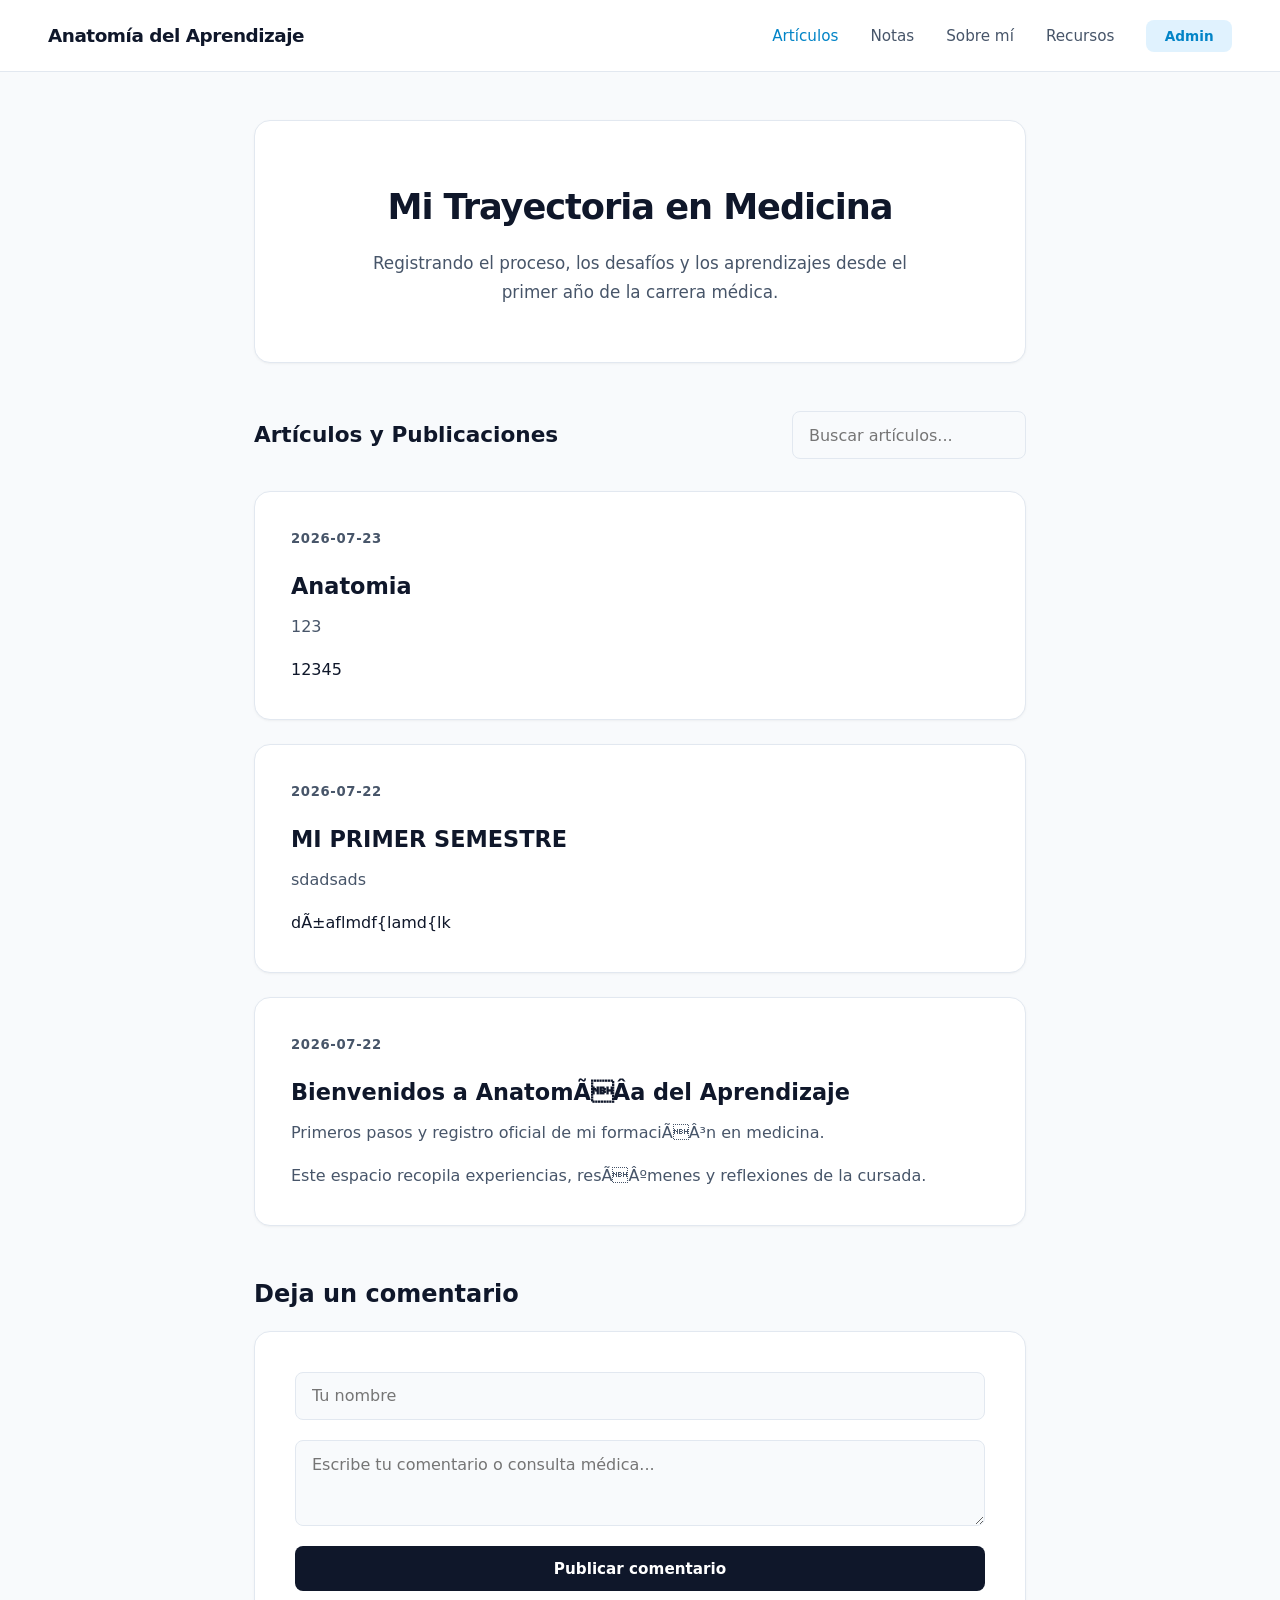
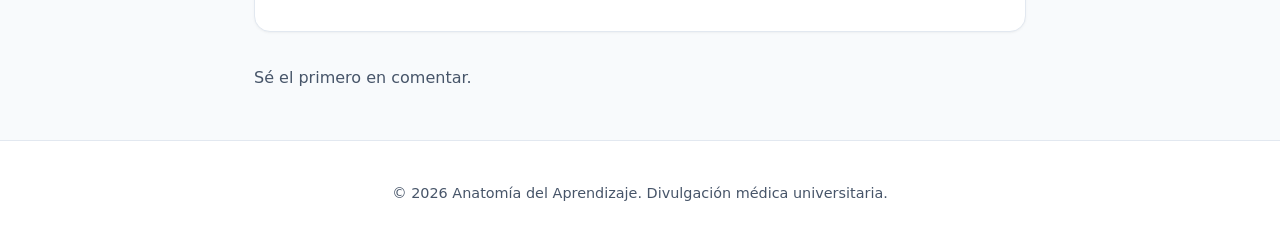
<file: index.html>
<!DOCTYPE html>
<html lang="es">
<head>
    <meta charset="UTF-8">
    <meta name="viewport" content="width=device-width, initial-scale=1.0">
    <title>Anatomía del Aprendizaje - Blog Médico</title>
    <link rel="stylesheet" href="style.css">
</head>
<body>
    <header>
        <a href="index.html" class="logo">Anatomía del Aprendizaje</a>
        <nav>
            <ul>
                <li><a href="index.html" class="active">Artículos</a></li>
                <li><a href="notas-margen.html">Notas</a></li>
                <li><a href="sobre-mi.html">Sobre mí</a></li>
                <li><a href="recursos.html">Recursos</a></li>
                <li><a href="admin.html" class="btn-admin">Admin</a></li>
            </ul>
        </nav>
    </header>

    <main>
        <section class="hero">
            <h2>Mi Trayectoria en Medicina</h2>
            <p>Registrando el proceso, los desafíos y los aprendizajes desde el primer año de la carrera médica.</p>
        </section>

        <section>
            <div class="section-header">
                <h2>Artículos y Publicaciones</h2>
                <div class="search-filters">
                    <input type="text" id="search-input" placeholder="Buscar artículos...">
                </div>
            </div>
            <div id="articles-container">
                <p style="color: var(--text-muted); text-align: center; padding: 2rem;">Cargando publicaciones...</p>
            </div>
        </section>

        <!-- Sección de Comentarios Públicos -->
        <section style="margin-top: 3rem;">
            <h2>Deja un comentario</h2>
            <form id="comment-form" style="margin-top: 1rem;">
                <input type="text" id="comment-name" placeholder="Tu nombre" required>
                <textarea id="comment-text" placeholder="Escribe tu comentario o consulta médica..." rows="3" required></textarea>
                <button type="submit" class="btn">Publicar comentario</button>
            </form>
            <div id="comments-list" style="margin-top: 2rem;"></div>
        </section>
    </main>

    <footer>
        <p>&copy; 2026 Anatomía del Aprendizaje. Divulgación médica universitaria.</p>
    </footer>

    <script>
        async function loadData() {
            const container = document.getElementById('articles-container');
            const jsonUrl = window.location.hostname.includes('github.io') ? '/Anatomia-del-Aprendizaje/articulos.json' : 'articulos.json';
            
            try {
                const response = await fetch(jsonUrl);
                const articles = response.ok ? await response.json() : [];
                
                container.innerHTML = '';
                if (!articles || articles.length === 0) {
                    container.innerHTML = '<p style="color: var(--text-muted); text-align: center; padding: 2rem;">No hay artículos publicados todavía.</p>';
                    return;
                }

                articles.forEach(art => {
                    const el = document.createElement('article');
                    el.className = 'card-article';
                    el.innerHTML = `
                        <span class="date">${art.date || 'Reciente'}</span>
                        <h3>${art.title || 'Sin título'}</h3>
                        <p>${art.summary || ''}</p>
                        <div style="margin-top: 1rem;">${art.content || ''}</div>
                    `;
                    container.appendChild(el);
                });
            } catch (err) {
                console.error(err);
                container.innerHTML = '<p style="color: #dc2626; text-align: center; padding: 2rem;">Error al cargar los contenidos.</p>';
            }
        }

        // Sistema local de comentarios públicos
        const commentForm = document.getElementById('comment-form');
        const commentsList = document.getElementById('comments-list');

        function renderComments() {
            const saved = JSON.parse(localStorage.getItem('public_comments') || '[]');
            commentsList.innerHTML = saved.length ? '' : '<p style="color: var(--text-muted);">Sé el primero en comentar.</p>';
            saved.forEach(c => {
                const div = document.createElement('div');
                div.className = 'card-article';
                div.style.padding = '1.25rem';
                div.innerHTML = `<strong>${c.name}</strong> <span style="font-size:0.8rem; color:var(--text-muted);">${c.date}</span><p style="margin-top:0.5rem;">${c.text}</p>`;
                commentsList.appendChild(div);
            });
        }

        commentForm.addEventListener('submit', (e) => {
            e.preventDefault();
            const newComment = {
                name: document.getElementById('comment-name').value,
                text: document.getElementById('comment-text').value,
                date: new Date().toLocaleDateString()
            };
            const saved = JSON.parse(localStorage.getItem('public_comments') || '[]');
            saved.unshift(newComment);
            localStorage.setItem('public_comments', JSON.stringify(saved));
            commentForm.reset();
            renderComments();
        });

        document.addEventListener('DOMContentLoaded', () => {
            loadData();
            renderComments();
        });
    </script>
</body>
</html>
</file>
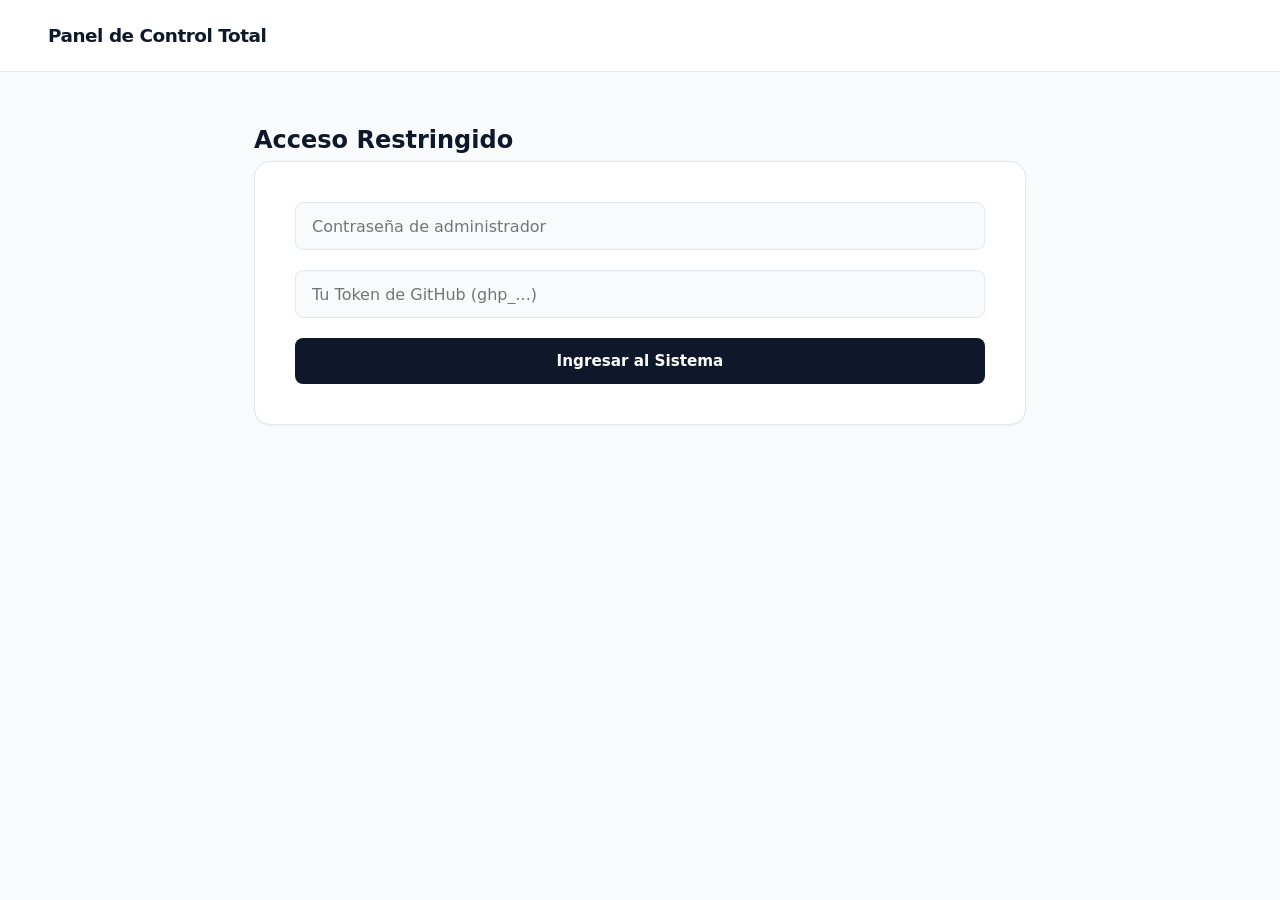
<file: admin.html>
<!DOCTYPE html>
<html lang="es">
<head>
    <meta charset="UTF-8">
    <meta name="viewport" content="width=device-width, initial-scale=1.0">
    <title>Panel de Control Total - Anatomía del Aprendizaje</title>
    <link rel="stylesheet" href="style.css">
    <style>
        .admin-nav { display: flex; gap: 10px; margin-bottom: 20px; flex-wrap: wrap; }
        .admin-tab { padding: 10px 15px; background: #e2e8f0; border: none; cursor: pointer; border-radius: 5px; font-weight: bold; }
        .admin-tab.active { background: #2563eb; color: #fff; }
        .panel-section { display: none; }
        .panel-section.active { display: block; }
        .manager-item { display: flex; justify-content: space-between; align-items: center; background: #f8fafc; padding: 12px; margin-bottom: 8px; border: 1px solid #e2e8f0; border-radius: 5px; }
        .btn-action { padding: 5px 10px; border: none; border-radius: 4px; cursor: pointer; font-size: 12px; }
        .btn-edit { background: #d97706; color: white; margin-right: 5px; }
        .btn-delete { background: #dc2626; color: white; }
    </style>
</head>
<body>
    <header class="admin-header">
        <h1>Panel de Control Total</h1>
        <button id="logout-btn" style="display:none;" class="btn-action btn-delete">Cerrar Sesión</button>
    </header>

    <main class="admin-container">
        <!-- Sección de Login -->
        <section id="login-section">
            <h2>Acceso Restringido</h2>
            <form id="login-form">
                <input type="password" id="admin-pass" placeholder="Contraseña de administrador" required>
                <input type="password" id="github-token" placeholder="Tu Token de GitHub (ghp_...)" required>
                <button type="submit" class="btn">Ingresar al Sistema</button>
            </form>
        </section>

        <!-- Panel de Administración -->
        <section id="dashboard-section" style="display:none;">
            <div class="admin-nav">
                <button class="admin-tab active" onclick="switchTab('articles')">Artículos</button>
                <button class="admin-tab" onclick="switchTab('notes')">Notas al Margen</button>
                <button class="admin-tab" onclick="switchTab('resources')">Recursos</button>
                <button class="admin-tab" onclick="switchTab('about')">Sobre Mí</button>
                <button class="admin-tab" onclick="switchTab('settings')">Diseño</button>
            </div>

            <!-- Tab 1: Artículos -->
            <div id="tab-articles" class="panel-section active">
                <h2 id="form-title-art">Publicar Nuevo Artículo</h2>
                <form id="article-form">
                    <input type="hidden" id="art-id">
                    <input type="text" id="art-title" placeholder="Título" required>
                    <textarea id="art-summary" placeholder="Resumen o bajada" required></textarea>
                    <textarea id="art-content" placeholder="Contenido completo (soporta HTML)" rows="5" required></textarea>
                    <button type="submit" class="btn" id="submit-art-btn">Guardar Artículo</button>
                    <button type="button" id="cancel-art-btn" style="display:none; background:#64748b; color:white;" class="btn" onclick="resetArtForm()">Cancelar</button>
                </form>
                <hr style="margin: 25px 0;">
                <h3>Artículos Publicados</h3>
                <div id="list-articles" style="margin-top: 15px;">Cargando...</div>
            </div>

            <!-- Tab 2: Notas al Margen -->
            <div id="tab-notes" class="panel-section">
                <h2 id="form-title-note">Crear Nueva Nota</h2>
                <form id="note-form">
                    <input type="hidden" id="note-id">
                    <input type="text" id="note-title" placeholder="Título de la Nota" required>
                    <textarea id="note-summary" placeholder="Resumen breve" required></textarea>
                    <textarea id="note-content" placeholder="Contenido completo" rows="5" required></textarea>
                    <button type="submit" class="btn" id="submit-note-btn">Guardar Nota</button>
                    <button type="button" id="cancel-note-btn" style="display:none; background:#64748b; color:white;" class="btn" onclick="resetNoteForm()">Cancelar</button>
                </form>
                <hr style="margin: 25px 0;">
                <h3>Notas Publicadas</h3>
                <div id="list-notes" style="margin-top: 15px;">Cargando...</div>
            </div>

            <!-- Tab 3: Recursos -->
            <div id="tab-resources" class="panel-section">
                <h2 id="form-title-res">Agregar Nuevo Recurso</h2>
                <form id="resource-form">
                    <input type="hidden" id="res-id">
                    <input type="text" id="res-title" placeholder="Nombre del recurso" required>
                    <textarea id="res-desc" placeholder="Descripción breve" required></textarea>
                    <input type="url" id="res-link" placeholder="Enlace web (https://...)" required style="width:100%; padding:10px; margin-bottom:15px;">
                    <button type="submit" class="btn" id="submit-res-btn">Guardar Recurso</button>
                    <button type="button" id="cancel-res-btn" style="display:none; background:#64748b; color:white;" class="btn" onclick="resetResForm()">Cancelar</button>
                </form>
                <hr style="margin: 25px 0;">
                <h3>Recursos Publicados</h3>
                <div id="list-resources" style="margin-top: 15px;">Cargando...</div>
            </div>

            <!-- Tab 4: Sobre Mí -->
            <div id="tab-about" class="panel-section">
                <h2>Editar Sección "Sobre Mí"</h2>
                <form id="about-form">
                    <input type="text" id="about-title" placeholder="Título principal" required style="width:100%; padding:10px; margin-bottom:15px;">
                    <textarea id="about-text" rows="8" placeholder="Escribe tu presentación..." required style="width:100%; padding:10px; margin-bottom:15px;"></textarea>
                    <button type="submit" class="btn">Guardar Cambios</button>
                </form>
            </div>

            <!-- Tab 5: Diseño -->
            <div id="tab-settings" class="panel-section">
                <h2>Personalizar Color Principal</h2>
                <input type="color" id="primary-color-picker" value="#2563eb" style="width:100px; height:40px; cursor:pointer; margin: 15px 0;">
                <br>
                <button type="button" class="btn" onclick="saveThemeColor()">Guardar Color</button>
            </div>
        </section>
    </main>

    <script>
        const CORRECT_PASS = "medicina2026";
        const REPO = "santigalindez3/Anatomia-del-Aprendizaje";
        let cacheArticles = [], cacheNotes = [], cacheResources = [];

        const loginSection = document.getElementById('login-section');
        const dashboardSection = document.getElementById('dashboard-section');
        const logoutBtn = document.getElementById('logout-btn');

        if (sessionStorage.getItem('auth') === 'true' && sessionStorage.getItem('gh_token')) {
            showDashboard();
        }

        document.getElementById('login-form').addEventListener('submit', (e) => {
            e.preventDefault();
            const pass = document.getElementById('admin-pass').value;
            const tokenInput = document.getElementById('github-token').value.trim();
            if (pass === CORRECT_PASS && tokenInput.startsWith('ghp_')) {
                sessionStorage.setItem('auth', 'true');
                sessionStorage.setItem('gh_token', tokenInput);
                showDashboard();
            } else {
                alert('Contraseña incorrecta o Token inválido');
            }
        });

        logoutBtn.addEventListener('click', () => { sessionStorage.clear(); location.reload(); });

        function showDashboard() {
            loginSection.style.display = 'none';
            dashboardSection.style.display = 'block';
            logoutBtn.style.display = 'block';
            loadAllData();
        }

        function switchTab(tab) {
            document.querySelectorAll('.admin-tab').forEach(t => t.classList.remove('active'));
            document.querySelectorAll('.panel-section').forEach(s => s.classList.remove('active'));
            const map = { articles: 0, notes: 1, resources: 2, about: 3, settings: 4 };
            document.querySelectorAll('.admin-tab')[map[tab]].classList.add('active');
            document.getElementById(`tab-${tab}`).classList.add('active');
        }

        async function fetchJSON(file, token) {
            try {
                const res = await fetch(`https://api.github.com/repos/${REPO}/contents/${file}`, {
                    headers: { 'Authorization': `Bearer ${token}`, 'Accept': 'application/vnd.github.v3+json' }
                });
                if (!res.ok) return [];
                const data = await res.json();
                return JSON.parse(atob(data.content));
            } catch(e) { return []; }
        }

        async function saveJSON(file, contentObj, message, token) {
            let sha = undefined;
            try {
                const res = await fetch(`https://api.github.com/repos/${REPO}/contents/${file}`, {
                    headers: { 'Authorization': `Bearer ${token}`, 'Accept': 'application/vnd.github.v3+json' }
                });
                if(res.ok) { const d = await res.json(); sha = d.sha; }
            } catch(e) {}

            const encoded = btoa(unescape(encodeURIComponent(JSON.stringify(contentObj, null, 2))));
            const body = { message, content: encoded };
            if(sha) body.sha = sha;

            const putRes = await fetch(`https://api.github.com/repos/${REPO}/contents/${file}`, {
                method: 'PUT',
                headers: { 'Authorization': `Bearer ${token}`, 'Accept': 'application/vnd.github.v3+json', 'Content-Type': 'application/json' },
                body: JSON.stringify(body)
            });
            if(!putRes.ok) throw new Error('Error al guardar en GitHub');
            return true;
        }

        async function loadAllData() {
            const token = sessionStorage.getItem('gh_token');
            cacheArticles = await fetchJSON('articulos.json', token);
            renderList('articles', cacheArticles);

            cacheNotes = await fetchJSON('notas.json', token);
            renderList('notes', cacheNotes);

            cacheResources = await fetchJSON('recursos.json', token);
            renderList('resources', cacheResources);

            const aboutData = await fetchJSON('sobre-mi.json', token);
            document.getElementById('about-title').value = aboutData.title || '';
            document.getElementById('about-text').value = aboutData.text || '';
        }

        function renderList(type, items) {
            const div = document.getElementById(`list-${type}`);
            if(!items || items.length === 0) { div.innerHTML = '<p>No hay elementos publicados.</p>'; return; }
            let html = '';
            items.forEach(item => {
                html += `<div class="manager-item">
                    <span><strong>${item.title}</strong> (${item.date || 'Fijo'})</span>
                    <div>
                        <button class="btn-action btn-edit" onclick="editItem('${type}', ${item.id})">Editar</button>
                        <button class="btn-action btn-delete" onclick="deleteItem('${type}', ${item.id})">Eliminar</button>
                    </div>
                </div>`;
            });
            div.innerHTML = html;
        }

        // --- ARTÍCULOS ---
        document.getElementById('article-form').addEventListener('submit', async (e) => {
            e.preventDefault();
            const token = sessionStorage.getItem('gh_token');
            const id = document.getElementById('art-id').value;
            const title = document.getElementById('art-title').value;
            const summary = document.getElementById('art-summary').value;
            const content = document.getElementById('art-content').value;

            if(id) {
                cacheArticles = cacheArticles.map(a => a.id == id ? { ...a, title, summary, content } : a);
            } else {
                cacheArticles.unshift({ id: Date.now(), title, summary, content, date: new Date().toISOString().split('T')[0] });
            }

            try {
                await saveJSON('articulos.json', cacheArticles, 'Actualizar artículos', token);
                alert('¡Guardado con éxito!');
                resetArtForm();
                renderList('articles', cacheArticles);
            } catch(err) { alert(err.message); }
        });

        function editItem(type, id) {
            if(type === 'articles') {
                const item = cacheArticles.find(a => a.id === id);
                if(!item) return;
                document.getElementById('art-id').value = item.id;
                document.getElementById('art-title').value = item.title;
                document.getElementById('art-summary').value = item.summary;
                document.getElementById('art-content').value = item.content;
                document.getElementById('form-title-art').textContent = 'Editar Artículo';
                document.getElementById('submit-art-btn').textContent = 'Actualizar';
                document.getElementById('cancel-art-btn').style.display = 'inline-block';
                switchTab('articles');
            } else if(type === 'notes') {
                const item = cacheNotes.find(n => n.id === id);
                if(!item) return;
                document.getElementById('note-id').value = item.id;
                document.getElementById('note-title').value = item.title;
                document.getElementById('note-summary').value = item.summary;
                document.getElementById('note-content').value = item.content;
                document.getElementById('form-title-note').textContent = 'Editar Nota';
                document.getElementById('submit-note-btn').textContent = 'Actualizar';
                document.getElementById('cancel-note-btn').style.display = 'inline-block';
                switchTab('notes');
            } else if(type === 'resources') {
                const item = cacheResources.find(r => r.id === id);
                if(!item) return;
                document.getElementById('res-id').value = item.id;
                document.getElementById('res-title').value = item.title;
                document.getElementById('res-desc').value = item.description;
                document.getElementById('res-link').value = item.link;
                document.getElementById('form-title-res').textContent = 'Editar Recurso';
                document.getElementById('submit-res-btn').textContent = 'Actualizar';
                document.getElementById('cancel-res-btn').style.display = 'inline-block';
                switchTab('resources');
            }
        }

        async function deleteItem(type, id) {
            if(!confirm('¿Estás seguro de eliminar este elemento?')) return;
            const token = sessionStorage.getItem('gh_token');
            if(type === 'articles') {
                cacheArticles = cacheArticles.filter(a => a.id !== id);
                await saveJSON('articulos.json', cacheArticles, 'Eliminar artículo', token);
                renderList('articles', cacheArticles);
            } else if(type === 'notes') {
                cacheNotes = cacheNotes.filter(n => n.id !== id);
                await saveJSON('notas.json', cacheNotes, 'Eliminar nota', token);
                renderList('notes', cacheNotes);
            } else if(type === 'resources') {
                cacheResources = cacheResources.filter(r => r.id !== id);
                await saveJSON('recursos.json', cacheResources, 'Eliminar recurso', token);
                renderList('resources', cacheResources);
            }
            alert('Eliminado con éxito.');
        }

        function resetArtForm() {
            document.getElementById('article-form').reset();
            document.getElementById('art-id').value = '';
            document.getElementById('form-title-art').textContent = 'Publicar Nuevo Artículo';
            document.getElementById('submit-art-btn').textContent = 'Guardar Artículo';
            document.getElementById('cancel-art-btn').style.display = 'none';
        }

        // --- NOTAS ---
        document.getElementById('note-form').addEventListener('submit', async (e) => {
            e.preventDefault();
            const token = sessionStorage.getItem('gh_token');
            const id = document.getElementById('note-id').value;
            const title = document.getElementById('note-title').value;
            const summary = document.getElementById('note-summary').value;
            const content = document.getElementById('note-content').value;

            if(id) {
                cacheNotes = cacheNotes.map(n => n.id == id ? { ...n, title, summary, content } : n);
            } else {
                cacheNotes.unshift({ id: Date.now(), title, summary, content, date: new Date().toISOString().split('T')[0] });
            }

            try {
                await saveJSON('notas.json', cacheNotes, 'Actualizar notas', token);
                alert('¡Nota guardada con éxito!');
                resetNoteForm();
                renderList('notes', cacheNotes);
            } catch(err) { alert(err.message); }
        });

        function resetNoteForm() {
            document.getElementById('note-form').reset();
            document.getElementById('note-id').value = '';
            document.getElementById('form-title-note').textContent = 'Crear Nueva Nota';
            document.getElementById('submit-note-btn').textContent = 'Guardar Nota';
            document.getElementById('cancel-note-btn').style.display = 'none';
        }

        // --- RECURSOS ---
        document.getElementById('resource-form').addEventListener('submit', async (e) => {
            e.preventDefault();
            const token = sessionStorage.getItem('gh_token');
            const id = document.getElementById('res-id').value;
            const title = document.getElementById('res-title').value;
            const description = document.getElementById('res-desc').value;
            const link = document.getElementById('res-link').value;

            if(id) {
                cacheResources = cacheResources.map(r => r.id == id ? { ...r, title, description, link } : r);
            } else {
                cacheResources.unshift({ id: Date.now(), title, description, link });
            }

            try {
                await saveJSON('recursos.json', cacheResources, 'Actualizar recursos', token);
                alert('¡Recurso guardado con éxito!');
                resetResForm();
                renderList('resources', cacheResources);
            } catch(err) { alert(err.message); }
        });

        function resetResForm() {
            document.getElementById('resource-form').reset();
            document.getElementById('res-id').value = '';
            document.getElementById('form-title-res').textContent = 'Agregar Nuevo Recurso';
            document.getElementById('submit-res-btn').textContent = 'Guardar Recurso';
            document.getElementById('cancel-res-btn').style.display = 'none';
        }

        // --- SOBRE MÍ ---
        document.getElementById('about-form').addEventListener('submit', async (e) => {
            e.preventDefault();
            const token = sessionStorage.getItem('gh_token');
            const title = document.getElementById('about-title').value;
            const text = document.getElementById('about-text').value;
            try {
                await saveJSON('sobre-mi.json', { title, text }, 'Actualizar página sobre mí', token);
                alert('¡Sección "Sobre mí" actualizada con éxito!');
            } catch(err) { alert(err.message); }
        });

        // --- DISEÑO ---
        async function saveThemeColor() {
            const token = sessionStorage.getItem('gh_token');
            const color = document.getElementById('primary-color-picker').value;
            const cssCode = `:root { --primary-color: ${color}; }\nbody { font-family: sans-serif; margin: 0; background: #f4f6f9; color: #333; }\nheader { background: var(--primary-color); color: white; padding: 1rem; display: flex; justify-content: space-between; align-items: center; }\n.btn { background: var(--primary-color); color: white; border: none; padding: 10px 15px; border-radius: 5px; cursor: pointer; }`;
            try {
                await saveJSON('style.css', cssCode, 'Actualizar color', token);
                alert('¡Color de tema actualizado!');
            } catch(err) { alert(err.message); }
        }
    </script>
</body>
</html>
</file>
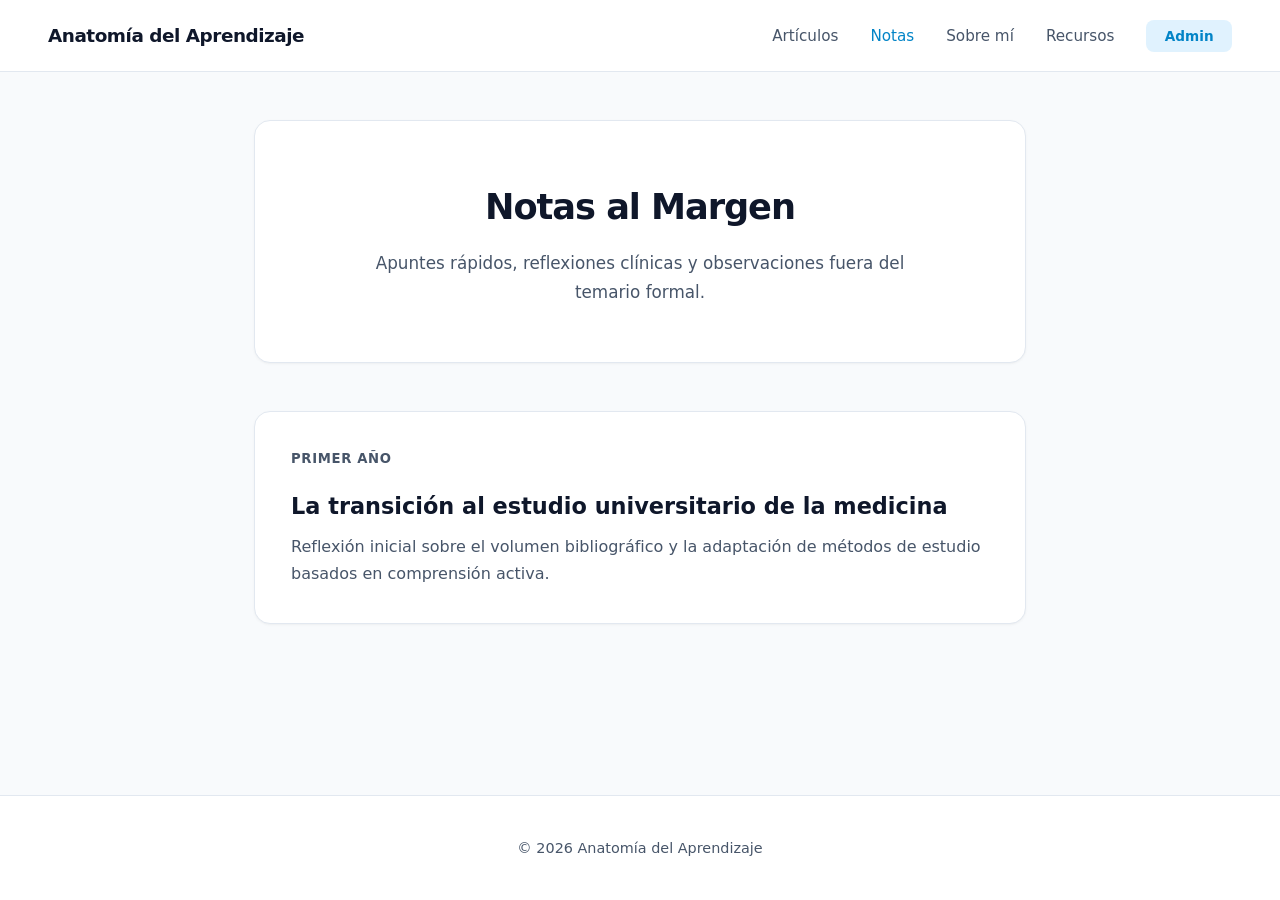
<file: notas-margen.html>
<!DOCTYPE html>
<html lang="es">
<head>
    <meta charset="UTF-8">
    <meta name="viewport" content="width=device-width, initial-scale=1.0">
    <title>Notas al Margen - Anatomía del Aprendizaje</title>
    <link rel="stylesheet" href="style.css">
</head>
<body>
    <header>
        <a href="index.html" class="logo">Anatomía del Aprendizaje</a>
        <nav>
            <ul>
                <li><a href="index.html">Artículos</a></li>
                <li><a href="notas-margen.html" class="active">Notas</a></li>
                <li><a href="sobre-mi.html">Sobre mí</a></li>
                <li><a href="recursos.html">Recursos</a></li>
                <li><a href="admin.html" class="btn-admin">Admin</a></li>
            </ul>
        </nav>
    </header>

    <main>
        <section class="hero">
            <h2>Notas al Margen</h2>
            <p>Apuntes rápidos, reflexiones clínicas y observaciones fuera del temario formal.</p>
        </section>
        <section>
            <article class="card-article">
                <span class="date">Primer Año</span>
                <h3>La transición al estudio universitario de la medicina</h3>
                <p>Reflexión inicial sobre el volumen bibliográfico y la adaptación de métodos de estudio basados en comprensión activa.</p>
            </article>
        </section>
    </main>

    <footer>
        <p>&copy; 2026 Anatomía del Aprendizaje</p>
    </footer>
</body>
</html>
</file>
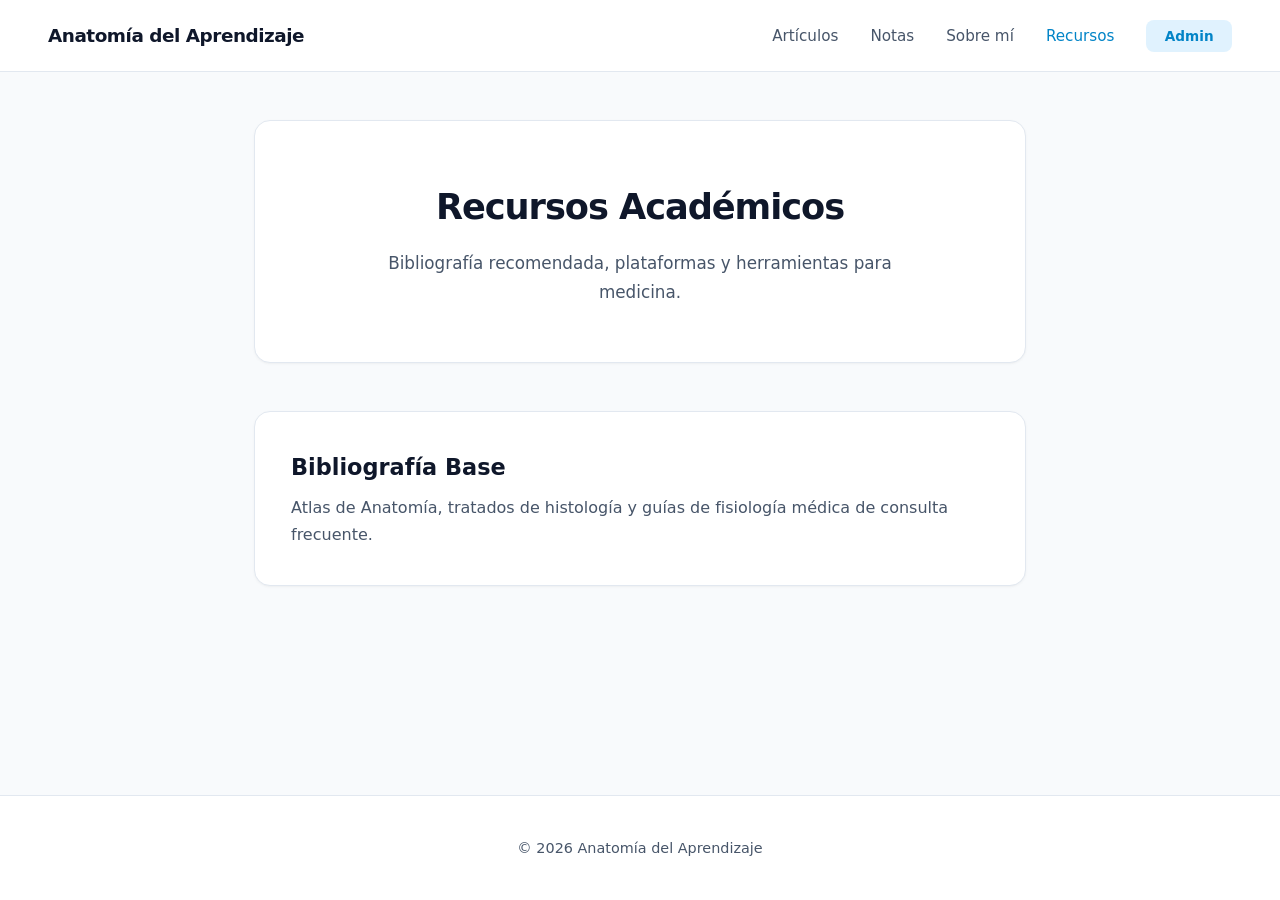
<file: recursos.html>
<!DOCTYPE html>
<html lang="es">
<head>
    <meta charset="UTF-8">
    <meta name="viewport" content="width=device-width, initial-scale=1.0">
    <title>Recursos - Anatomía del Aprendizaje</title>
    <link rel="stylesheet" href="style.css">
</head>
<body>
    <header>
        <a href="index.html" class="logo">Anatomía del Aprendizaje</a>
        <nav>
            <ul>
                <li><a href="index.html">Artículos</a></li>
                <li><a href="notas-margen.html">Notas</a></li>
                <li><a href="sobre-mi.html">Sobre mí</a></li>
                <li><a href="recursos.html" class="active">Recursos</a></li>
                <li><a href="admin.html" class="btn-admin">Admin</a></li>
            </ul>
        </nav>
    </header>

    <main>
        <section class="hero">
            <h2>Recursos Académicos</h2>
            <p>Bibliografía recomendada, plataformas y herramientas para medicina.</p>
        </section>
        <article class="card-article">
            <h3>Bibliografía Base</h3>
            <p>Atlas de Anatomía, tratados de histología y guías de fisiología médica de consulta frecuente.</p>
        </article>
    </main>

    <footer>
        <p>&copy; 2026 Anatomía del Aprendizaje</p>
    </footer>
</body>
</html>
</file>
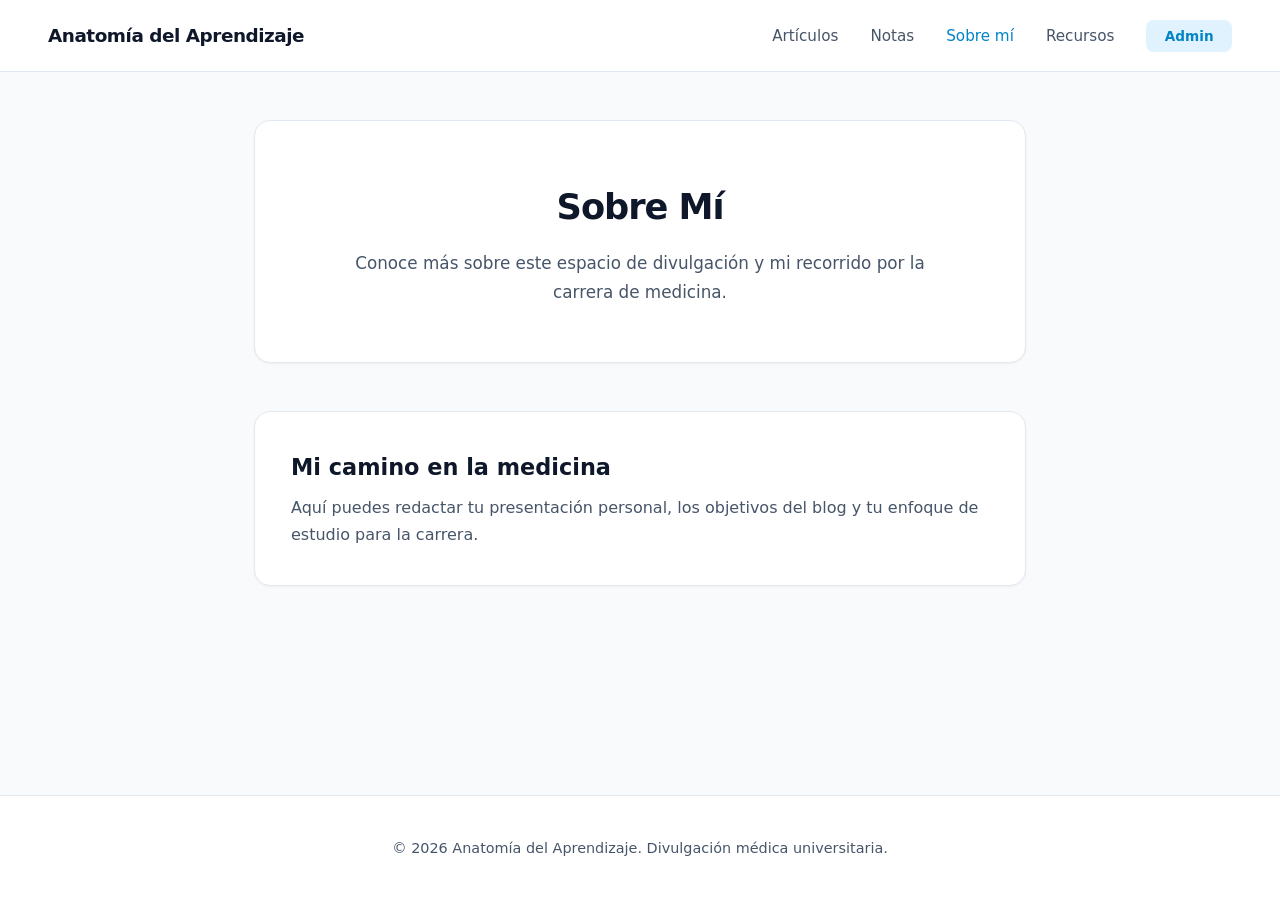
<file: sobre-mi.html>
<!DOCTYPE html>
<html lang="es">
<head>
    <meta charset="UTF-8">
    <meta name="viewport" content="width=device-width, initial-scale=1.0">
    <title>Sobre Mí - Anatomía del Aprendizaje</title>
    <link rel="stylesheet" href="style.css">
</head>
<body>
    <header>
        <a href="index.html" class="logo">Anatomía del Aprendizaje</a>
        <nav>
            <ul>
                <li><a href="index.html">Artículos</a></li>
                <li><a href="notas-margen.html">Notas</a></li>
                <li><a href="sobre-mi.html" class="active">Sobre mí</a></li>
                <li><a href="recursos.html">Recursos</a></li>
                <li><a href="admin.html" class="btn-admin">Admin</a></li>
            </ul>
        </nav>
    </header>

    <main>
        <section class="hero">
            <h2>Sobre Mí</h2>
            <p>Conoce más sobre este espacio de divulgación y mi recorrido por la carrera de medicina.</p>
        </section>

        <section class="card-article">
            <h3>Mi camino en la medicina</h3>
            <p>Aquí puedes redactar tu presentación personal, los objetivos del blog y tu enfoque de estudio para la carrera.</p>
        </section>
    </main>

    <footer>
        <p>&copy; 2026 Anatomía del Aprendizaje. Divulgación médica universitaria.</p>
    </footer>
</body>
</html>
</file>
<file: style.css>
:root {
    --bg-primary: #f8fafc;
    --surface: #ffffff;
    --text-main: #0f172a;
    --text-muted: #475569;
    --accent: #0284c7;
    --accent-light: #e0f2fe;
    --border: #e2e8f0;
    --radius-sm: 8px;
    --radius-lg: 16px;
    --shadow-subtle: 0 1px 3px 0 rgba(0, 0, 0, 0.04), 0 1px 2px -1px rgba(0, 0, 0, 0.04);
    --shadow-hover: 0 10px 25px -5px rgba(0, 0, 0, 0.05), 0 8px 10px -6px rgba(0, 0, 0, 0.05);
}

* {
    margin: 0;
    padding: 0;
    box-sizing: border-box;
    font-family: 'Inter', system-ui, -apple-system, sans-serif;
}

body {
    background-color: var(--bg-primary);
    color: var(--text-main);
    line-height: 1.7;
    min-height: 100vh;
    display: flex;
    flex-direction: column;
}

header, .admin-header {
    background: var(--surface);
    border-bottom: 1px solid var(--border);
    padding: 1.25rem 3rem;
    display: flex;
    justify-content: space-between;
    align-items: center;
    position: sticky;
    top: 0;
    z-index: 1000;
}

.logo, header h1, .admin-header h1 {
    font-size: 1.15rem;
    font-weight: 700;
    color: var(--text-main);
    text-decoration: none;
    letter-spacing: -0.025em;
}

nav ul {
    display: flex;
    list-style: none;
    gap: 2rem;
    align-items: center;
}

nav a, .nav-link {
    text-decoration: none;
    color: var(--text-muted);
    font-weight: 500;
    font-size: 0.95rem;
    transition: color 0.2s ease;
}

nav a:hover, nav a.active, .nav-link:hover {
    color: var(--accent);
}

.btn-admin {
    background-color: var(--accent-light);
    color: var(--accent);
    padding: 0.5rem 1.15rem;
    border-radius: var(--radius-sm);
    font-weight: 600;
    font-size: 0.85rem;
    transition: background 0.2s;
}

.btn-admin:hover {
    background-color: #bae6fd;
}

main, .admin-container {
    max-width: 820px;
    width: 100%;
    margin: 3rem auto;
    padding: 0 1.5rem;
    flex: 1;
}

.hero {
    background: var(--surface);
    border: 1px solid var(--border);
    border-radius: var(--radius-lg);
    padding: 3.5rem 2.5rem;
    text-align: center;
    margin-bottom: 3rem;
    box-shadow: var(--shadow-subtle);
}

.hero h2 {
    color: var(--text-main);
    font-size: 2.2rem;
    margin-bottom: 0.75rem;
    font-weight: 800;
    letter-spacing: -0.03em;
}

.hero p {
    color: var(--text-muted);
    font-size: 1.05rem;
    max-width: 580px;
    margin: 0 auto;
}

.section-header {
    display: flex;
    justify-content: space-between;
    align-items: center;
    margin-bottom: 2rem;
    flex-wrap: wrap;
    gap: 1rem;
}

.section-header h2 {
    font-size: 1.35rem;
    font-weight: 700;
    color: var(--text-main);
}

.search-filters input {
    padding: 0.55rem 1rem;
    border: 1px solid var(--border);
    border-radius: var(--radius-sm);
    font-size: 0.9rem;
    background: var(--surface);
    color: var(--text-main);
    outline: none;
    transition: border-color 0.2s;
}

.search-filters input:focus {
    border-color: var(--accent);
}

.card-article, article {
    background: var(--surface);
    border: 1px solid var(--border);
    border-radius: var(--radius-lg);
    padding: 2.25rem;
    margin-bottom: 1.5rem;
    box-shadow: var(--shadow-subtle);
    transition: transform 0.2s ease, box-shadow 0.2s ease;
}

.card-article:hover {
    transform: translateY(-2px);
    box-shadow: var(--shadow-hover);
}

.card-article h3 {
    color: var(--text-main);
    font-size: 1.4rem;
    margin-bottom: 0.5rem;
    font-weight: 700;
}

.card-article .date {
    font-size: 0.825rem;
    color: var(--text-muted);
    display: block;
    margin-bottom: 1rem;
    text-transform: uppercase;
    letter-spacing: 0.05em;
    font-weight: 600;
}

.card-article p {
    color: var(--text-muted);
    font-size: 1rem;
}

form {
    background: var(--surface);
    border: 1px solid var(--border);
    border-radius: var(--radius-lg);
    padding: 2.5rem;
    box-shadow: var(--shadow-subtle);
    display: flex;
    flex-direction: column;
    gap: 1.25rem;
}

input[type="text"],
input[type="password"],
textarea {
    width: 100%;
    padding: 0.85rem 1rem;
    border: 1px solid var(--border);
    border-radius: var(--radius-sm);
    font-size: 1rem;
    color: var(--text-main);
    background: var(--bg-primary);
    transition: border-color 0.2s;
}

input:focus, textarea:focus {
    outline: none;
    border-color: var(--accent);
    background: var(--surface);
}

.btn {
    background-color: var(--text-main);
    color: white;
    border: none;
    padding: 0.85rem 1.5rem;
    font-size: 0.95rem;
    font-weight: 600;
    border-radius: var(--radius-sm);
    cursor: pointer;
    transition: background 0.2s;
    text-align: center;
}

.btn:hover {
    background-color: var(--accent);
}

#logout-btn {
    background-color: #fee2e2;
    color: #dc2626;
    border: none;
    padding: 0.5rem 1rem;
    border-radius: var(--radius-sm);
    cursor: pointer;
    font-weight: 600;
    font-size: 0.85rem;
}

#logout-btn:hover {
    background-color: #fecaca;
}

.table-responsive {
    width: 100%;
    overflow-x: auto;
    margin: 1.5rem 0;
    border-radius: var(--radius-lg);
    border: 1px solid var(--border);
    background: var(--surface);
}

table {
    width: 100%;
    border-collapse: collapse;
    text-align: left;
    font-size: 0.95rem;
}

th, td {
    padding: 1rem 1.25rem;
    border-bottom: 1px solid var(--border);
}

th {
    background-color: var(--bg-primary);
    color: var(--text-main);
    font-weight: 600;
}

footer {
    text-align: center;
    padding: 2.5rem;
    color: var(--text-muted);
    font-size: 0.9rem;
    border-top: 1px solid var(--border);
    background: var(--surface);
    margin-top: auto;
}

@media (max-width: 768px) {
    header, .admin-header {
        flex-direction: column;
        gap: 1rem;
        padding: 1rem;
    }
    nav ul {
        gap: 1rem;
    }
    .hero {
        padding: 2.5rem 1.25rem;
    }
}
</file>
